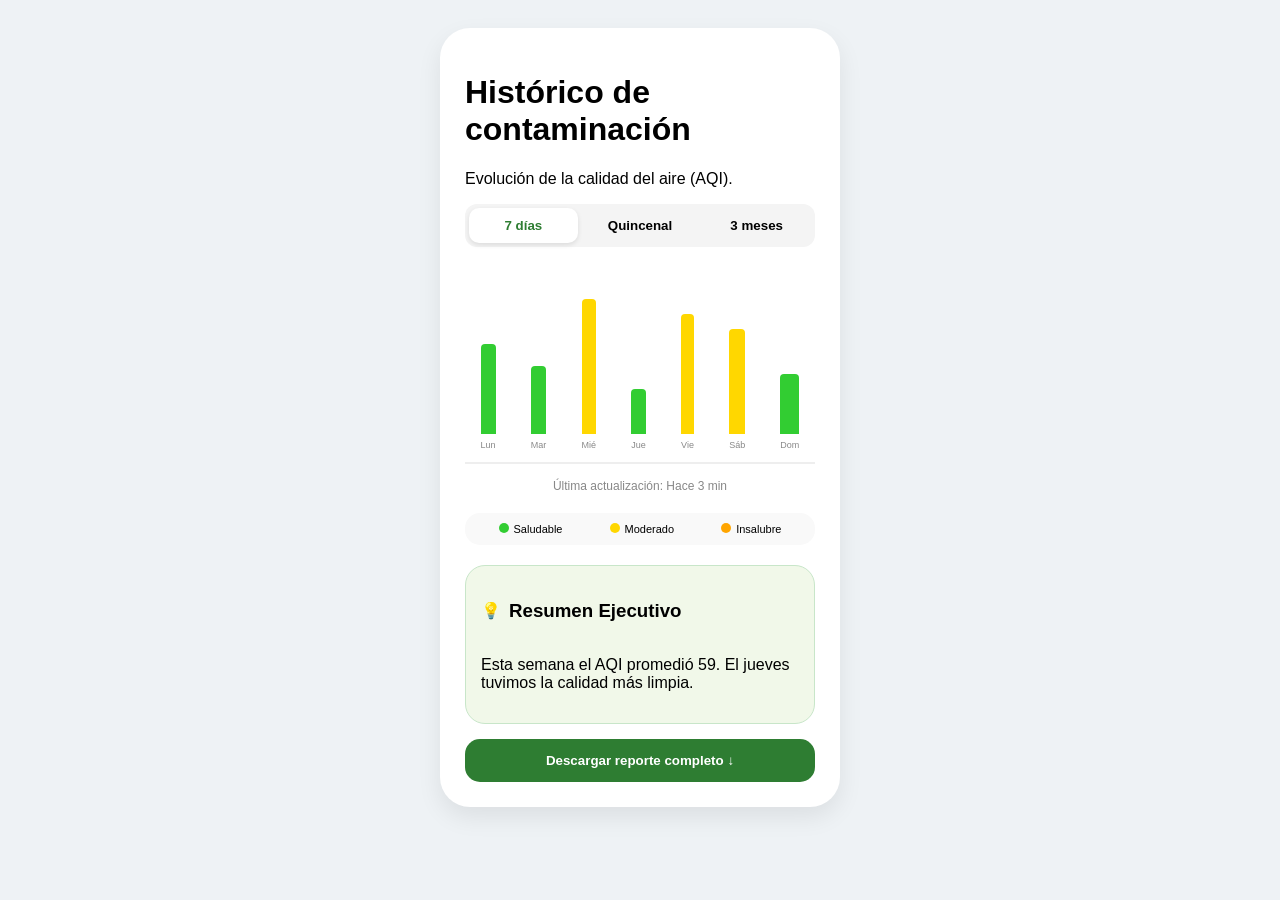
<file: public/index.html>
<!DOCTYPE html>
<html lang="es">
<head>
    <meta charset="UTF-8">
    <link rel="stylesheet" href="styles.css">
    <title>EcoRuta - Histórico</title>
</head>
<body>
    <div class="app-container">
        <header>
            <h1>Histórico de contaminación</h1>
            <p class="desc">Evolución de la calidad del aire (AQI).</p>
        </header>

        <div class="filters">
            <button class="filter-btn active" onclick="render('semanal', this)">7 días</button>
            <button class="filter-btn" onclick="render('quincenal', this)">Quincenal</button>
            <button class="filter-btn" onclick="render('mensual', this)">3 meses</button>
        </div>

        <div class="chart-box" id="chart-area"></div>
        
        <div class="last-update">Última actualización: Hace 3 min</div>

        <div class="legend-card">
            <div class="legend-item"><span class="dot" style="background:#32cd32"></span>Saludable</div>
            <div class="legend-item"><span class="dot" style="background:#ffd700"></span>Moderado</div>
            <div class="legend-item"><span class="dot" style="background:#ffa500"></span>Insalubre</div>
        </div>

        <div class="summary-card">
            <div class="summary-header"><span>💡</span> <h3>Resumen Ejecutivo</h3></div>
            <p id="resumen-text"></p>
        </div>

        <button class="btn-download">Descargar reporte completo ↓</button>
    </div>
    <script src="script.js"></script>
</body>
</html>
</file>
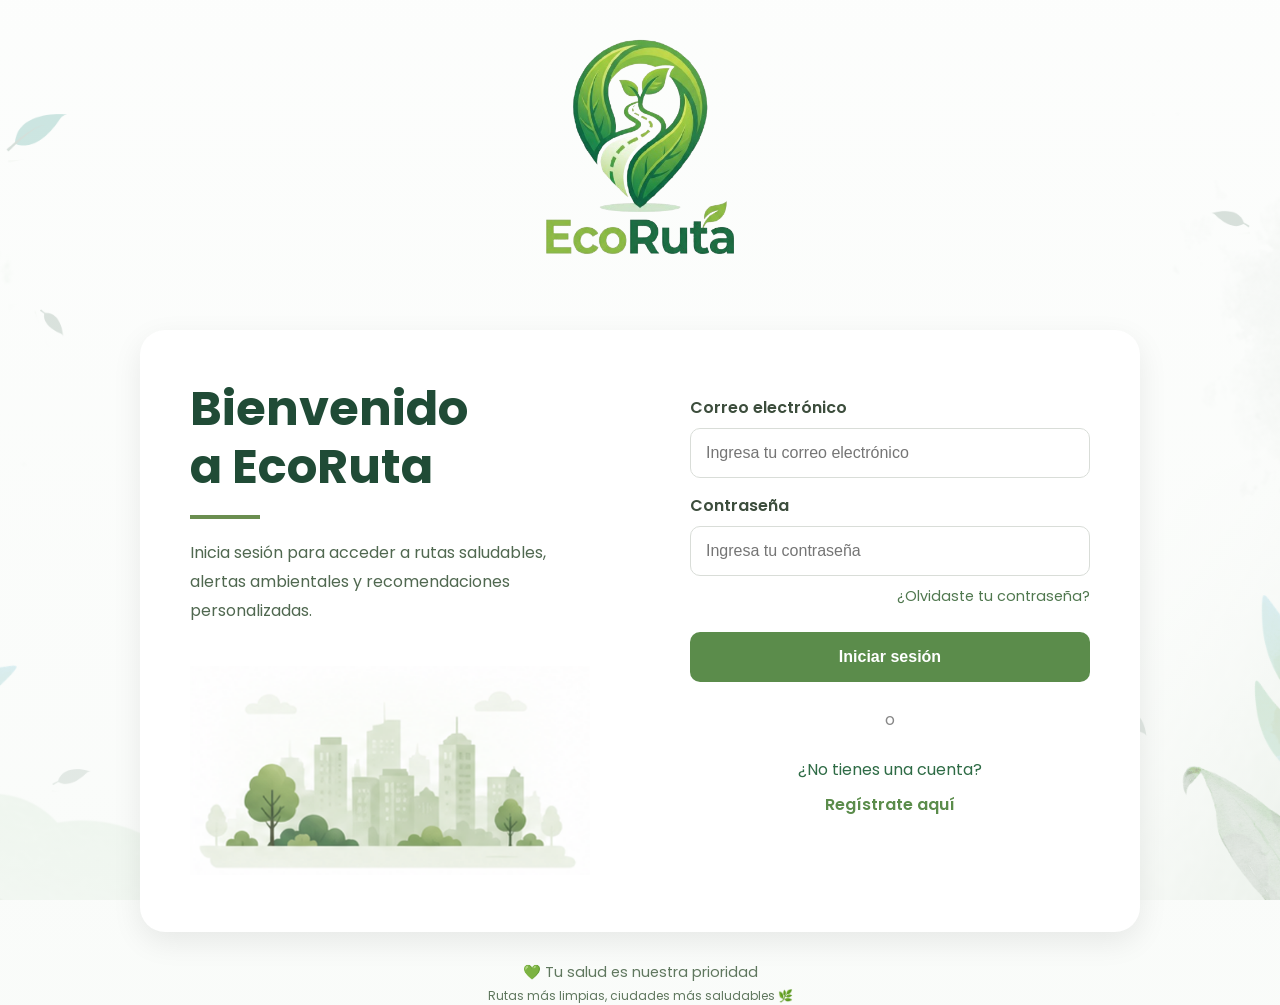
<file: login.html>
<!DOCTYPE html>
<html lang="es">

<head>
    <meta charset="UTF-8">
    <meta name="viewport" content="width=device-width, initial-scale=1.0">
    <title>EcoRuta - Login</title>

    <link rel="stylesheet" href="assets/styles/login.css">

    <link href="https://fonts.googleapis.com/css2?family=Poppins:wght@300;400;500;600;700&display=swap"
        rel="stylesheet">
</head>

<body>

    <div class="background">

        <div class="logo-container">

            <img src="assets/images/ecoruta.png" alt="EcoRuta">
        
        </div>

        <div class="login-card">

            <div class="left-side">

                <h2>
                    Bienvenido <br>
                    a EcoRuta
                </h2>

                <div class="line"></div>

                <p>
                    Inicia sesión para acceder a rutas saludables,
                    alertas ambientales y recomendaciones personalizadas.
                </p>

                <img src="assets/images/ciudad.png" alt="Ciudad" class="city-image">

            </div>

            <div class="right-side">

                <form>

                    <label>Correo electrónico</label>

                    <input type="email" placeholder="Ingresa tu correo electrónico">

                    <label>Contraseña</label>

                    <input type="password" placeholder="Ingresa tu contraseña">

                    <a href="#" class="forgot">
                        ¿Olvidaste tu contraseña?
                    </a>

                    <button type="submit">
                        Iniciar sesión
                    </button>

                    <div class="separator">
                        <span>o</span>
                    </div>

                    <p class="register-text">
                        ¿No tienes una cuenta?
                    </p>

                    <a href="#" class="register-link">
                        Regístrate aquí
                    </a>

                </form>

            </div>

        </div>

        <div class="footer-text">
            💚 Tu salud es nuestra prioridad
            <small>Rutas más limpias, ciudades más saludables 🌿</small>
        </div>

    </div>

</body>

</html>
</file>
<file: public/styles.css>
body { background: #eef2f5; font-family: sans-serif; display: flex; justify-content: center; padding: 20px; }
.app-container { background: white; width: 350px; padding: 25px; border-radius: 30px; box-shadow: 0 10px 25px rgba(0,0,0,0.08); }
.filters { display: flex; gap: 8px; margin-bottom: 25px; background: #f4f4f4; padding: 4px; border-radius: 12px; }
.filter-btn { flex: 1; border: none; padding: 10px; border-radius: 10px; cursor: pointer; font-weight: 600; background: transparent; }
.filter-btn.active { background: white; box-shadow: 0 2px 5px rgba(0,0,0,0.1); color: #2e7d32; }
.chart-box { 
    height: 180px; 
    display: flex; 
    align-items: flex-end; 
    justify-content: space-around; 
    padding-bottom: 10px; 
    border-bottom: 2px solid #eee; 
    gap: 4px; 
    overflow: hidden;
}

.bar { 
    width: 100%; 
    max-width: 20px; 
    border-radius: 4px 4px 0 0; 
    transition: height 0.5s ease; 
    min-height: 5px; 
}
.legend-card { display: flex; justify-content: space-around; padding: 10px; background: #f9f9f9; border-radius: 15px; margin: 20px 0; font-size: 11px; }
.dot { width: 10px; height: 10px; border-radius: 50%; display: inline-block; margin-right: 5px; }
.summary-card { padding: 15px; border-radius: 20px; background: #f1f8e9; border: 1px solid #c8e6c9; }
.summary-header { display: flex; align-items: center; gap: 8px; margin-bottom: 10px; }
.btn-download { width: 100%; padding: 14px; background: #2e7d32; color: white; border: none; border-radius: 15px; font-weight: bold; margin-top: 15px; cursor: pointer; }

.last-update {
    font-size: 12px;
    color: #888;
    text-align: center;
    margin-bottom: 15px;
    margin-top: 15px;
    }
</file>
<file: assets/styles/login.css>
*{
    margin:0;
    padding:0;
    box-sizing:border-box;
}

body{
    font-family:'Poppins',sans-serif;

}

.background{

    min-height:100vh;

    display:flex;
    flex-direction:column;
    justify-content:center;
    align-items:center;

    background:
        linear-gradient(
            rgba(247,250,247,0.36),
            rgba(247,250,247,0.70)
        ),
        url("../images/login_fondo.png") center center / cover fixed;
    background-size: cover;
  color: #2e6b45;  
} 

.logo-container{
    text-align:center;
    margin-bottom:30px;
}

.logo-container img{
    width:280px;
}

.logo-container h1{
    color:#6B8E50;
    font-size:2rem;
}



.login-card{

    width:100%;
    max-width:1000px;

    background:white;

    border-radius:25px;

    box-shadow:0 10px 30px rgba(0,0,0,.08);

    display:flex;

    overflow:hidden;
}



.left-side{

    width:50%;

    padding:50px;
}

.left-side h2{

    font-size:3rem;

    color:#204B36;

    line-height:1.2;
}

.line{

    width:70px;
    height:4px;

    background:#6B8E50;

    margin:20px 0;
}

.left-side p{

    color:#506850;
    line-height:1.8;
}

.city-image{

    width:100%;
    margin-top:40px;
}


.right-side{

    width:50%;

    padding:50px;
}

.right-side form{

    display:flex;
    flex-direction:column;
}



label{

    margin-top:15px;
    margin-bottom:8px;

    font-weight:600;

    color:#3c4d3c;
}

input{

    padding:15px;

    border:1px solid #d9ddd8;

    border-radius:10px;

    font-size:1rem;
}



.forgot{

    text-decoration:none;

    margin-top:10px;

    color:#50784f;

    font-size:.9rem;

    text-align:right;
}



button{

    margin-top:25px;

    border:none;

    background:#5B8C4B;

    color:white;

    padding:16px;

    border-radius:10px;

    cursor:pointer;

    font-weight:600;

    font-size:1rem;
}

button:hover{

    background:#4C7440;
}




.separator{

    text-align:center;

    margin:25px 0;

    color:#888;
}



.register-text{

    text-align:center;
}

.register-link{

    text-align:center;

    text-decoration:none;

    color:#5B8C4B;

    font-weight:600;

    margin-top:10px;
}



.footer-text{

    margin-top:30px;

    color:#5f775e;
    text-align:center;
    font-size:.9rem;
}

.footer-text small{
    display:block;
    margin-top:4px;
}



@media(max-width:768px){

.logo-container img{
    width:80px;
}


.login-card{

    flex-direction:column;
}

.left-side,
.right-side{

    width:100%;
    padding:30px;
}

.left-side h2{

    font-size:2rem;
    text-align:center;
}

.left-side p{
    text-align:center;
}

.city-image{
    max-width:280px;
    display:block;
    margin:20px auto;
}

button{
    width:100%;
}

.footer-text{
    padding:15px;
    text-align:center;
}

}
</file>
